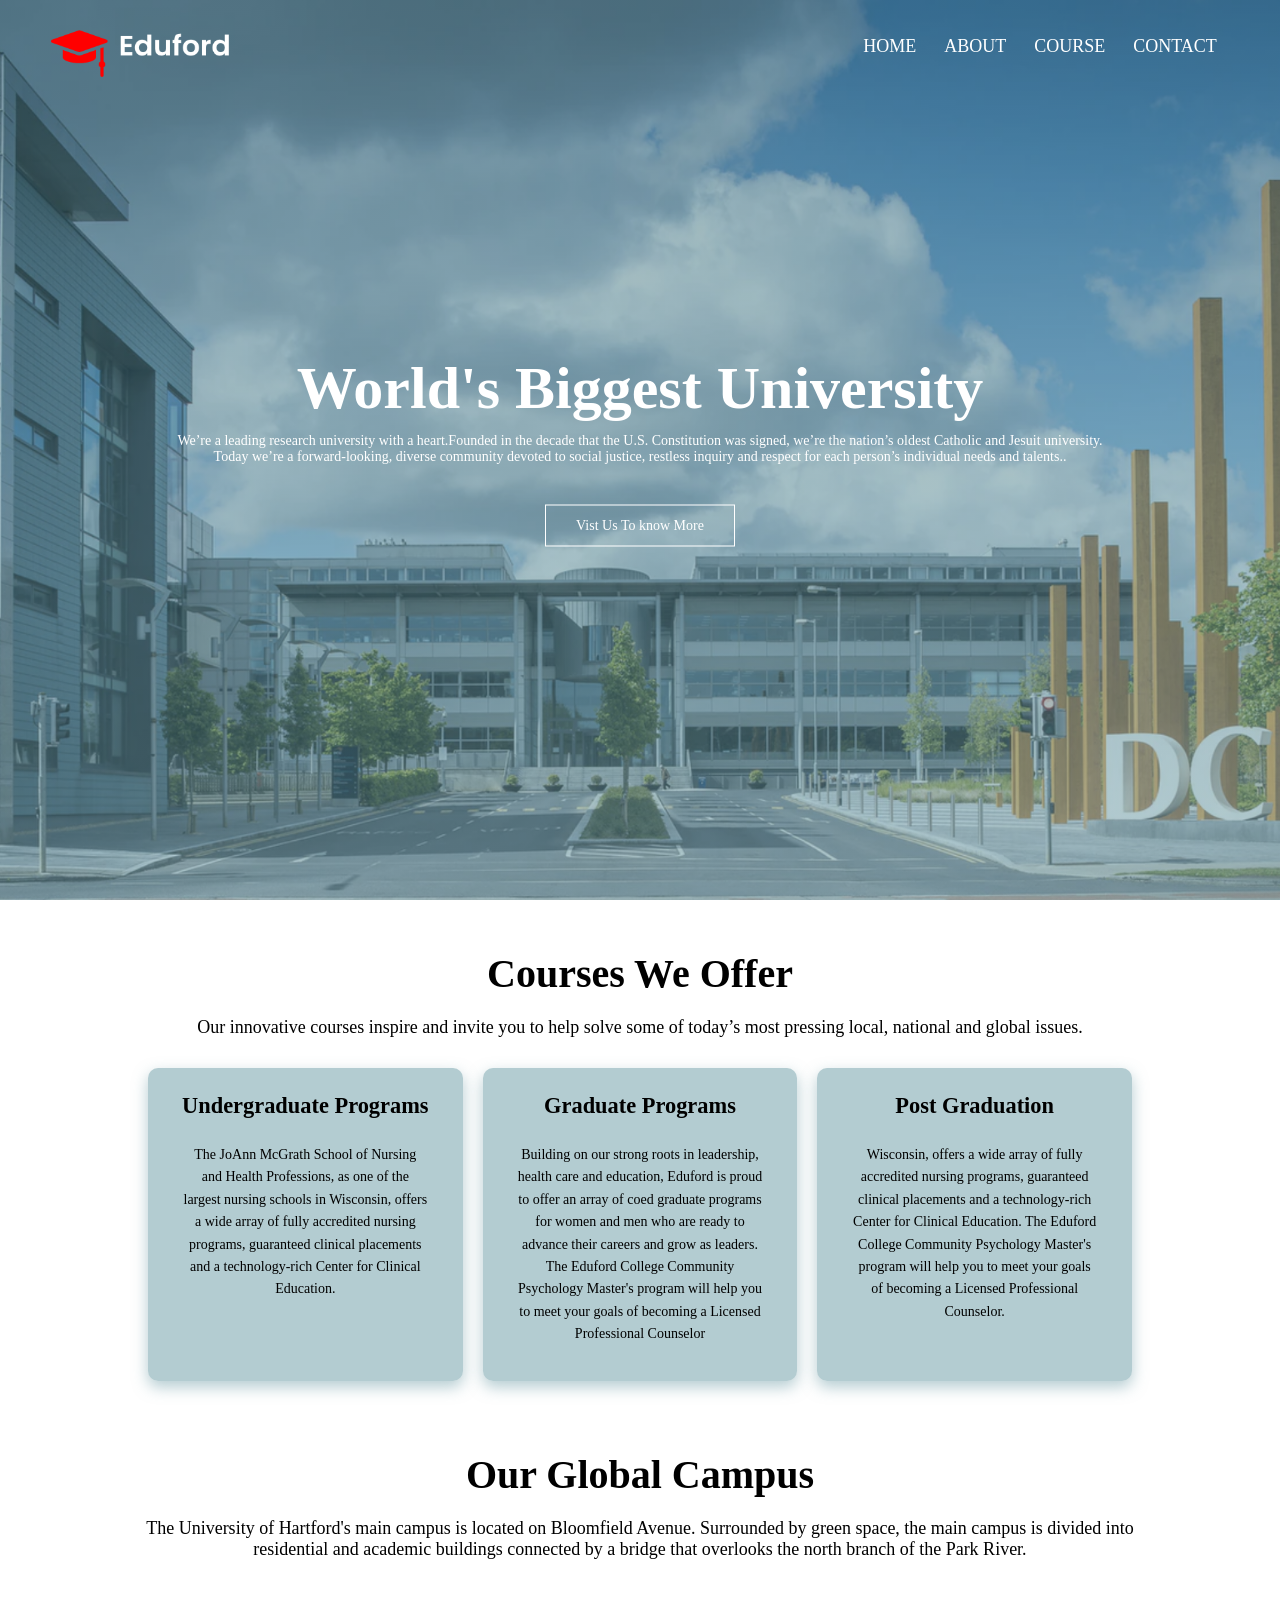
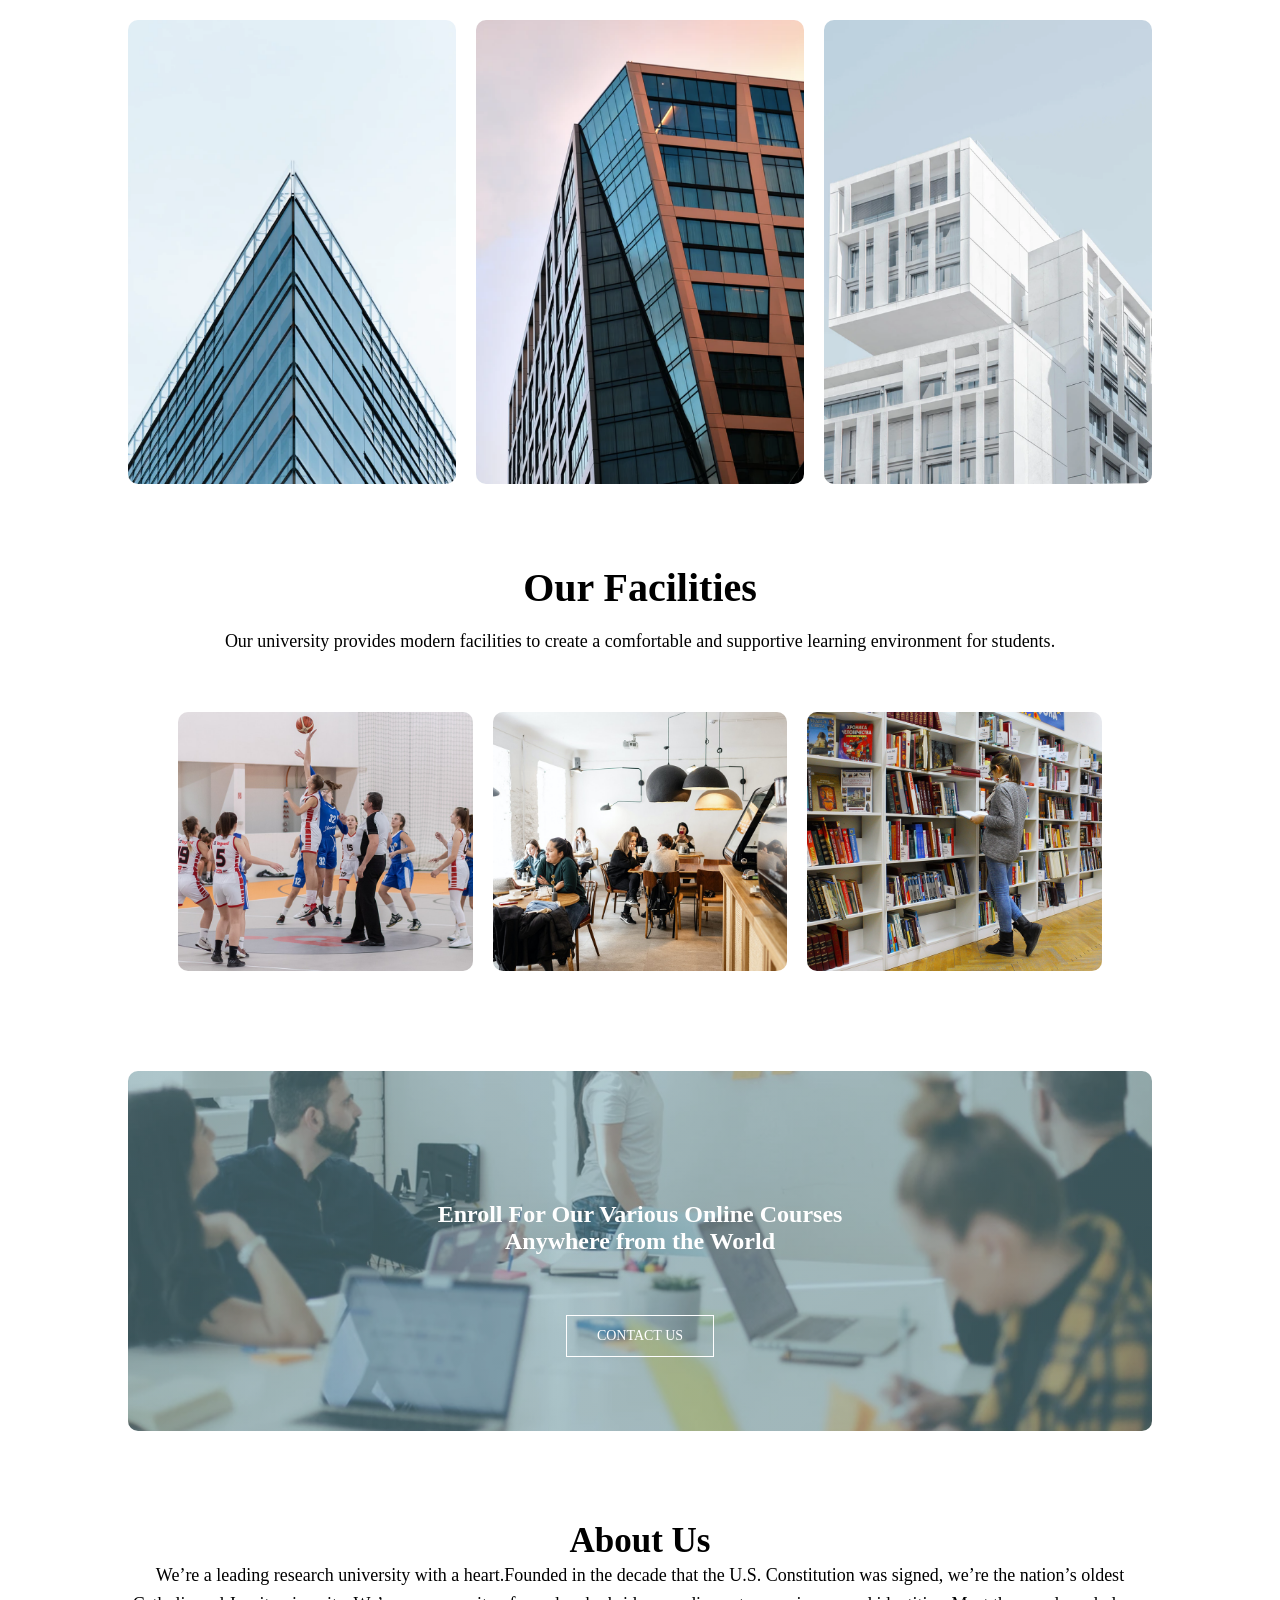
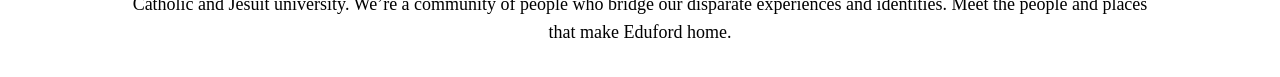
<file: index.html>
<!DOCTYPE html>
<html lang="en">
<head>
    <meta charset="UTF-8">
    <meta name="viewport" content="width=device-width, initial-scale=1.0">
    <title>Document</title>
    <link rel="stylesheet" href="style.css">
    
</head>
<body>

    <!-- header -->
    <section class="header" id="HOME">
        <nav>
            <a href="https://uniofeduford.netlify.app/">
                <img src="logo.png" alt="logo">
            </a>

            <div class="nav-links">
            <ul>
                <li> <a href="#HOME">HOME</a></li>
                <li> <a href="about.html">ABOUT</a></li>
                <li> <a href="course.html">COURSE</a></li>
                <li> <a href="contact.html">CONTACT</a></li>
            </ul>
</div>
 </nav>
 <div class="text-box">
    <h1> World's Biggest University</h1>
    <p> We’re a leading research university with a heart.Founded in the decade that the U.S. Constitution was signed, we’re the nation’s oldest Catholic and Jesuit university.<br> Today we’re a forward-looking, diverse community devoted to social justice, restless inquiry and respect for each person’s individual needs and talents..
</p>

<!-- button -->
<a href="about.html" class="text-button">Vist Us To know More</a>
 </div>
</section>

<!-- COURSE -->
<section class="COURSE" id="COURSE">
<h1> Courses We Offer</h1>
<p>Our innovative courses inspire and invite you to help solve some of today’s most pressing local, national and global issues.</p>
<div class="container">
    <div class="box1">
        <h2> Undergraduate Programs</h2>
        <p>The JoAnn McGrath School of Nursing and Health Professions, as one of the largest nursing schools in Wisconsin, offers a wide array of fully accredited nursing programs, guaranteed clinical placements and a technology-rich Center for Clinical Education.</p>
    </div>
    <div class="box2">
    <h2>Graduate Programs</h2>
<p>Building on our strong roots in leadership, health care and education, Eduford is proud to offer an array of coed graduate programs for women and men who are ready to advance their careers and grow as leaders. The Eduford College Community Psychology Master's program will help you to meet your goals of becoming a Licensed Professional Counselor</p></div>
    <div class="box3">
        <h2>Post Graduation</h2>
        <p>Wisconsin, offers a wide array of fully accredited nursing programs, guaranteed clinical placements and a technology-rich Center for Clinical Education. The Eduford College Community Psychology Master's program will help you to meet your goals of becoming a Licensed Professional Counselor.</p>
    </div>
</div>
</section>

 <!-- campus -->
<section class="campus" id="Campus">
    <h1>Our Global Campus </h1>
    <p>The University of Hartford's main campus is located on Bloomfield Avenue. Surrounded by green space, the main campus is divided into residential and academic buildings connected by a bridge that overlooks the north branch of the Park River.</p>

    <div class="campuses">

    <div class="box">
        <img src="london.png" alt="">  
        <div class="layers">
            <h3> London</h3>
        </div>
    </div>

<div class="box">
    <img src="newyork.png" alt="">
    <div class="layers">
            <h3>New york</h3>
        </div>
     </div> 

<div class="box">
    <img src="washington.png" alt="">
    <div class="layers">
            <h3>Washington</h3>
        </div>
     </div>
</div>
</section>

<!-- facilities -->
 <section class="facilities">
     <h2> Our Facilities</h2>
     <p>Our university provides modern facilities to create a comfortable and supportive learning environment for students.</p>
<div class="boxes">
    <div class="box4"> <img src="basketball.png" alt=""></div>
    <div class="box5"> <img src="cafeteria.png" alt=""></div>
    <div class="box6"> <img src="library.png" alt=""></div>

</div>
 </section>

 <!-- enroll -->
  <section class="enroll" id="CONTACT">
    <h1>Enroll For Our Various Online Courses<br>
Anywhere from the World</h1>
 <a href="contact.html" class="hero-btn">CONTACT US</a>
  </section>

<!-- footer -->
 <section class="footer" >
    <h4>About Us</h4>
    <p>We’re a leading research university with a heart.Founded in the decade that the U.S. Constitution was signed, we’re the nation’s oldest Catholic and Jesuit university. We’re a community of people who bridge our disparate experiences and identities. Meet the people and places that make Eduford home.</p>
</section>
</body>
</html>
</file>
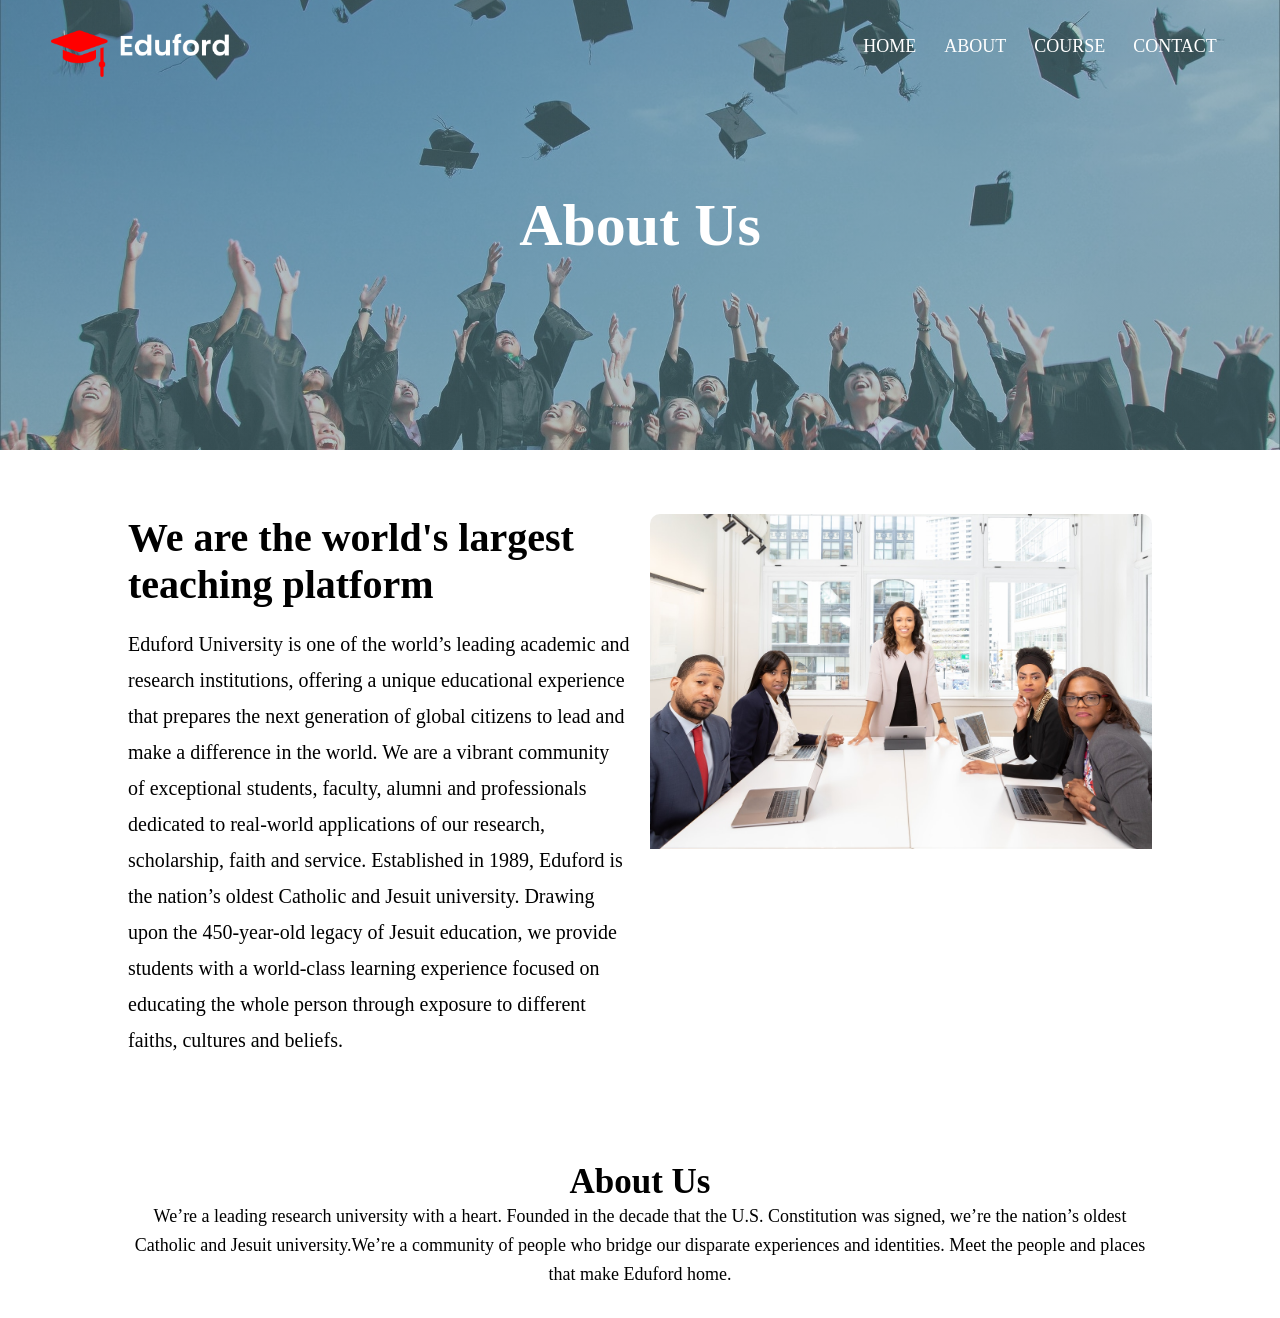
<file: about.html>
<!DOCTYPE html>
<html lang="en">
<head>
    <meta charset="UTF-8">
    <meta name="viewport" content="width=device-width, initial-scale=1.0">
    <title>Document</title>
    <link rel="stylesheet" href="style.css">
</head>
<body>
    <!-- header -->
    <section class="about-header">
        <nav>
            <a href="index.html">
                <img src="logo.png" alt="logo">
            </a>

            <div class="nav-links">
            <ul>
                <li> <a href="index.html">HOME</a></li>
                <li> <a href="about.html">ABOUT</a></li>
                <li> <a href="course.html">COURSE</a></li>
                <li> <a href="contact.html">CONTACT</a></li>
            </ul>
</div>
 </nav>
 <div class="abouttext-box">
    <h1>About Us</h1>
 </div>
 
    </section>

    <section>
        <div class="about">
           <div class="b1" ><h2>We are the world's largest<br>
teaching platform</h2><br>
        <p>Eduford University is one of the world’s leading academic and research institutions, offering a unique educational experience that prepares the next generation of global citizens to lead and make a difference in the world. We are a vibrant community of exceptional students, faculty, alumni and professionals dedicated to real-world applications of our research, scholarship, faith and service. Established in 1989, Eduford is the nation’s oldest Catholic and Jesuit university. Drawing upon the 450-year-old legacy of Jesuit education, we provide students with a world-class learning experience focused on educating the whole person through exposure to different faiths, cultures and beliefs.</p>
        </div>
        <div class="b2">
            <img src="about.jpeg" alt="" class="img">
        </div>
    </section>

        <section class="footer" >
    <h4>About Us</h4>
    <p>We’re a leading research university with a heart. Founded in the decade that the U.S. Constitution was signed, we’re the nation’s oldest Catholic and Jesuit university.We’re a community of people who bridge our disparate experiences and identities. Meet the people and places that make Eduford home.</p>
</section>
</file>
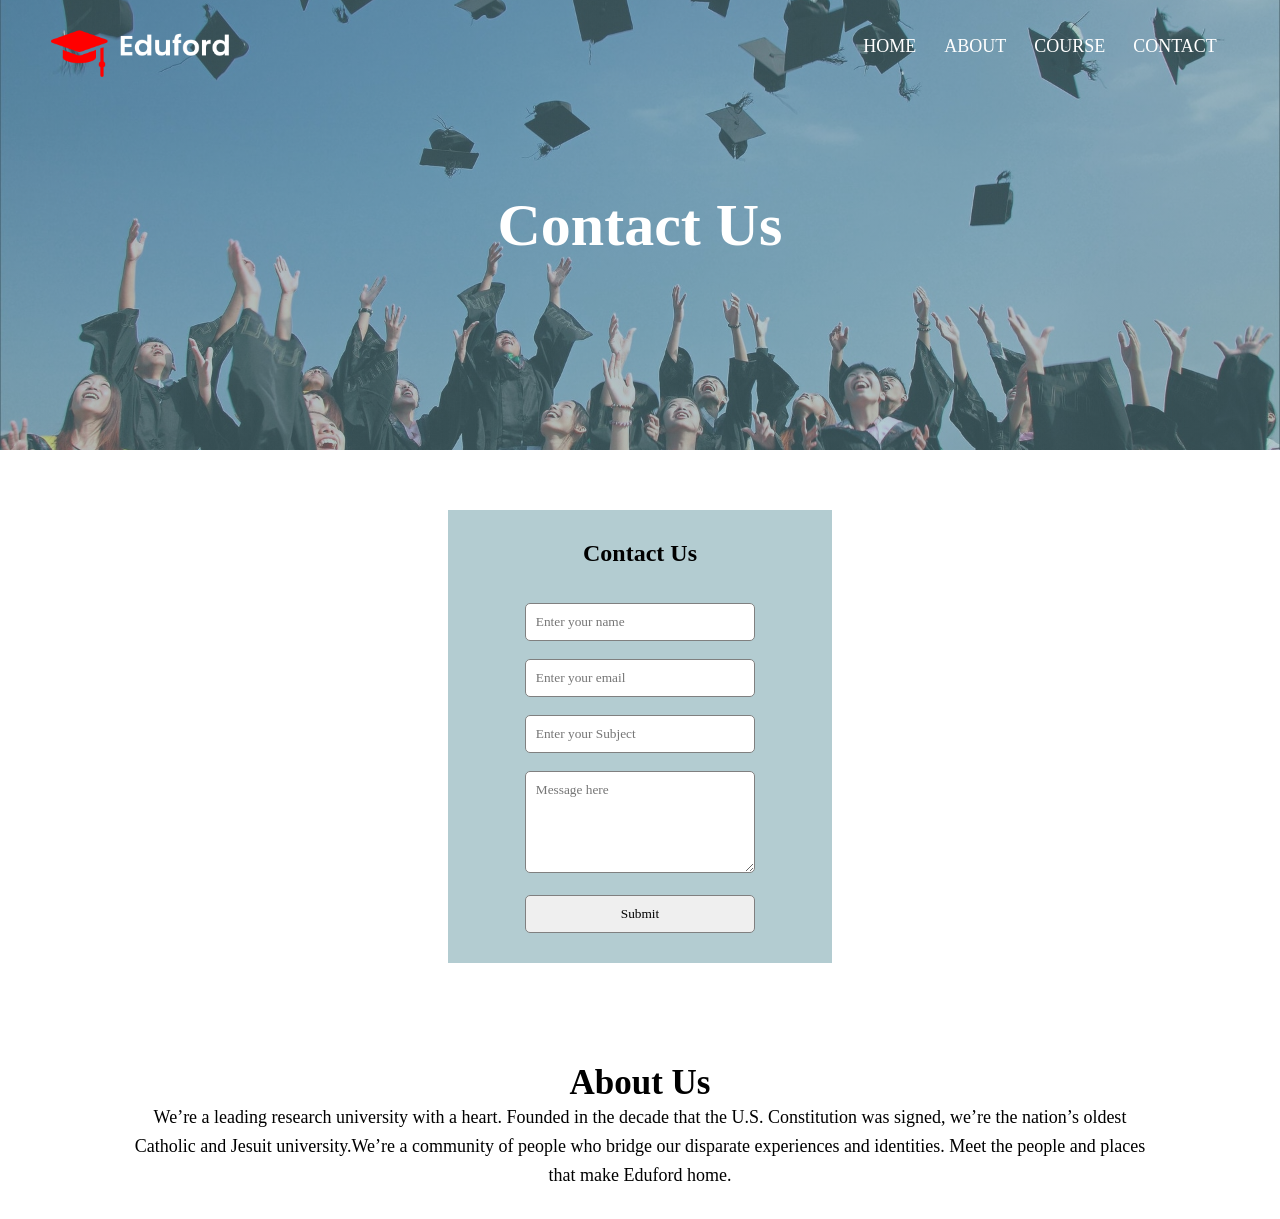
<file: contact.html>
<!DOCTYPE html>
<html lang="en">
<head>
    <meta charset="UTF-8">
    <meta name="viewport" content="width=device-width, initial-scale=1.0">
    <title>Document</title>
    <link rel="stylesheet" href="style.css">
</head>
<body>
    <!-- header -->
    <section class="contact-header">
        <nav>
            <a href="index.html">
                <img src="logo.png" alt="logo">
            </a>

            <div class="nav-links">
            <ul>
                <li> <a href="index.html">HOME</a></li>
                <li> <a href="about.html">ABOUT</a></li>
                <li> <a href="course.html">COURSE</a></li>
                <li> <a href="contact.html">CONTACT</a></li>
            </ul>
        </div>
    </nav>

 <div class="contacttext-box">
    <h1> Contact Us</h1>
 </div>
    </section>

    
    <section class="contact-form">
        <form>
        <h2>Contact Us</h2>
        <br><br>
        
        <input type="text"  placeholder="Enter your name" required>
        <br><br>
        
        <input type="email" placeholder="Enter your email" required>
        <br><br>
       
        <input type="subject" placeholder="Enter your Subject" required>
        <br>
        <br>
        
    <textarea rows="5" placeholder="Message here"></textarea>
    <br><br>
         <input type="submit" value="Submit">
    </form>
      </section>

    <!-- footer -->
 <section class="footer" >
    <h4>About Us</h4>
    <p>We’re a leading research university with a heart. Founded in the decade that the U.S. Constitution was signed, we’re the nation’s oldest Catholic and Jesuit university.We’re a community of people who bridge our disparate experiences and identities. Meet the people and places that make Eduford home.</p>
</section>
</file>
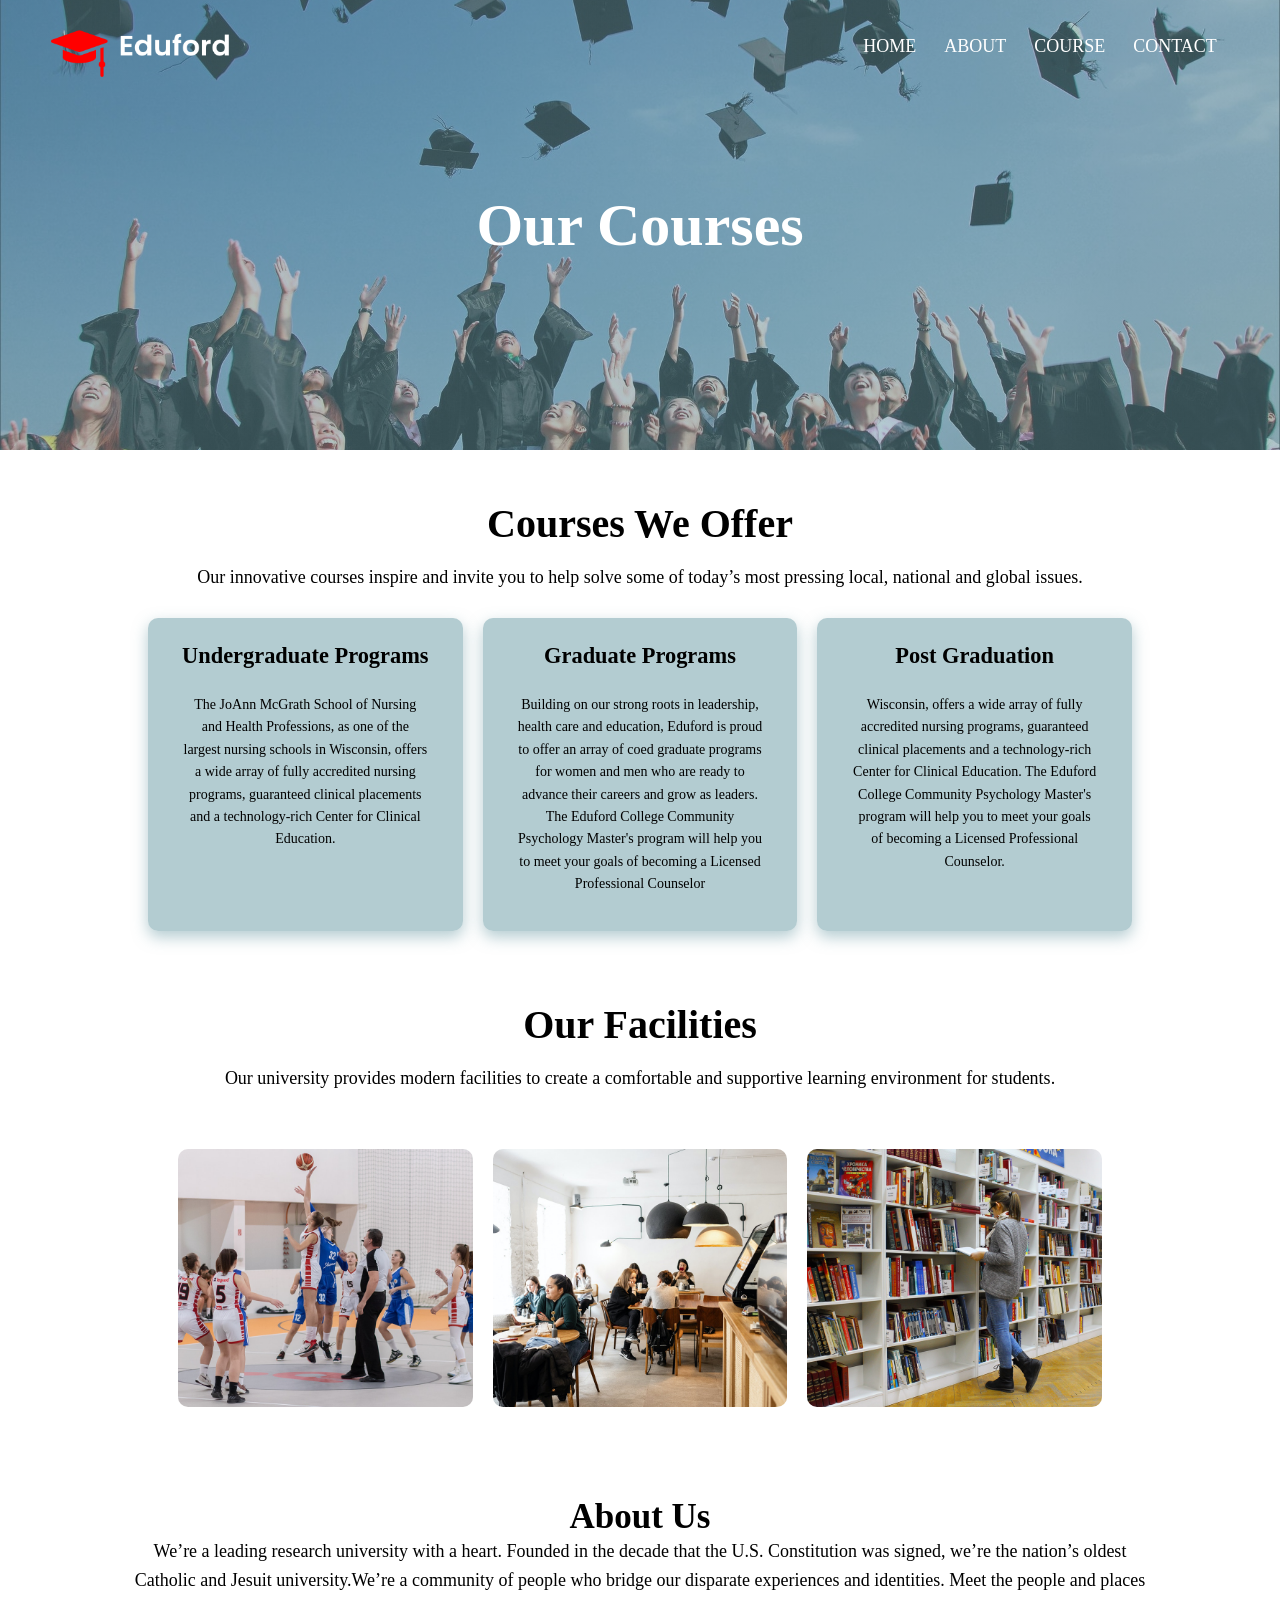
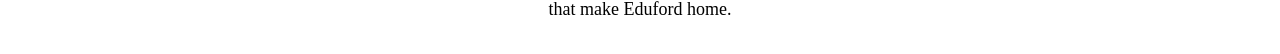
<file: course.html>
<!DOCTYPE html>
<html lang="en">
<head>
    <meta charset="UTF-8">
    <meta name="viewport" content="width=device-width, initial-scale=1.0">
    <title>Document</title>
    <link rel="stylesheet" href="style.css">
</head>
<body>
    <!-- header -->
    <section class="course-header">
        <nav>
            <a href="index.html">
                <img src="logo.png" alt="logo">
            </a>

            <div class="nav-links">
            <ul>
                <li> <a href="index.html">HOME</a></li>
                <li> <a href="about.html">ABOUT</a></li>
                <li> <a href="course.html">COURSE</a></li>
                <li> <a href="contact.html">CONTACT</a></li>
            </ul>
</div>
 </nav>
 <div class="coursetext-box">
    <h1> Our Courses</h1>
 </div>
   
    </section>
    <!-- COURSE -->
<section class="COURSE" id="COURSE">
<h1> Courses We Offer</h1>
<p>Our innovative courses inspire and invite you to help solve some of today’s most pressing local, national and global issues.</p>
<div class="container">
    <div class="box1">
        <h2> Undergraduate Programs</h2>
        <p>The JoAnn McGrath School of Nursing and Health Professions, as one of the largest nursing schools in Wisconsin, offers a wide array of fully accredited nursing programs, guaranteed clinical placements and a technology-rich Center for Clinical Education.</p>
    </div>
    <div class="box2">
    <h2>Graduate Programs</h2>
<p>Building on our strong roots in leadership, health care and education, Eduford is proud to offer an array of coed graduate programs for women and men who are ready to advance their careers and grow as leaders. The Eduford College Community Psychology Master's program will help you to meet your goals of becoming a Licensed Professional Counselor</p></div>
    <div class="box3">
        <h2>Post Graduation</h2>
        <p>Wisconsin, offers a wide array of fully accredited nursing programs, guaranteed clinical placements and a technology-rich Center for Clinical Education. The Eduford College Community Psychology Master's program will help you to meet your goals of becoming a Licensed Professional Counselor.</p>
    </div>

</div>
</section>
<!-- facilities -->
 <section class="facilities">
     <h2> Our Facilities</h2>
     <p>Our university provides modern facilities to create a comfortable and supportive learning environment for students.</p>
<div class="boxes">
    <div class="box4"> <img src="basketball.png" alt=""></div>
    <div class="box5"> <img src="cafeteria.png" alt=""></div>
    <div class="box6"> <img src="library.png" alt=""></div>

</div>
 </section>
<!-- footer -->
 <section class="footer" >
    <h4>About Us</h4>
    <p>We’re a leading research university with a heart. Founded in the decade that the U.S. Constitution was signed, we’re the nation’s oldest Catholic and Jesuit university.We’re a community of people who bridge our disparate experiences and identities. Meet the people and places that make Eduford home.</p>
</section>
</file>
<file: style.css>
*{
    margin: 0; padding: 0; font-family:'Times New Roman', Times, serif;
    box-sizing: border-box ;
}

.header{
    background-position:center ; width:100% ; min-height:100vh;
    background-image:linear-gradient(rgba(58, 105, 114, 0.5),rgba(105, 153, 163, 0.5)),url(bannar.png);
    background-size: cover;
    position: relative;
}
nav{
    display:flex ;
   justify-content: space-between;
    text-align: center;
    padding:2% 4%;
}
nav img{
    width: 180px;
}
.nav-links{
    flex: 1; text-align: right;
}
.nav-links ul li  {
     display: inline-block;
     padding:10px 12px ;
     list-style:none; 
}
.nav-links ul li a{ 
    text-decoration: none;
    color: white;
    font-size: 18px;
    
}
.text-box{
    top: 50%;left: 50%; width: 90%;
    transform: translate(-50% ,-50%);
    text-align: center; color: white;
    position: absolute;
}
.text-box h1{
    font-size: 60px;
}

.text-box p{
    font-size: 14px; margin:10px 0 40px;
    
}
.text-button{
    display: inline-block;
    text-decoration: none;
    color: white;font-size: 14px; border: 1px solid white;
    padding: 12px 30px;background: transparent;
    position: relative;
    cursor:pointer;
}
    
@media (max-width: 786px){ 

.header nav img{
     width: 130px; height: auto;
     } 
.nav-links ul li{ padding: 5px 3px; } 
.nav-links ul li a{ font-size: 11px; } 

.text-box h1{
    font-size: 25px;
}
}

/* section COURSE */
 .COURSE{
    text-align:center; margin:auto; padding-top: 50px;
    width:80%;
    
 }
 .COURSE h1{
    padding-bottom: 10px; font-size: 40px;
 }
 .COURSE p{ 
    font-size: 18px; 
    padding: 10px;
 }

 .container{
    grid-template-columns:repeat(3, 1fr);
    display: grid;
    gap: 20px;
    justify-content: space-between;
    margin: 20px;
 }
 .box1,.box2,.box3{
    padding: 25px; ; background-color:rgba(105, 153, 163, 0.5) ;
    box-sizing: border-box; border-radius: 10px;
    box-shadow: 0 6px 15px rgba(105, 153, 163, 0.5);margin: 0;
 }
 .box1 h2,
 .box2 h2,
 .box3 h2{
    margin-bottom: 15px;
    font-size: 1.4rem;
 }
 .box1 p,
 .box2 p,
 .box3 p{
    font-size: 14px;
    line-height:1.6;
 }

 
.box1:hover,.box2:hover,.box3:hover{
transform: translateY(-10px) ;
}

@media (max-width: 786px){
.container{
    grid-template-columns: 1fr;
}

    
}
/* section campus */
.campus{
    text-align: center; margin: auto; padding-top: 50px;
    width: 80%;
 }
 .campus h1{
    padding-bottom: 10px; font-size: 40px; 
 }
 .campus p{ 
    font-size: 18px; 
    padding: 10px;
 }

.campuses{
    grid-template-columns: repeat(3, 1fr);
    display: grid; background-color: transparent;
    gap: 20px;
     padding-top: 50px;
}
.box
{ position: relative; overflow: hidden; border-radius: 10px;
     margin-bottom: 30px;

}
.box img{
    object-fit: cover; 
    width: 100%; display: block;
}
@media (max-width: 786px){
.campuses{
    grid-template-columns: 1fr;
}
    
}
 /* Grid k upper color layer k liye */
.layers{
    width: 100%; height: 100%;
    position: absolute;
    top: 0; left: 0;
     display: flex;
     justify-content: center;
     align-items: center;
     background-color: transparent;
     transition: 0.5s;
}
.box:hover .layers{
    background-color: rgba(105,153, 163, 0.5);
    
}
.layers h3{
  font-size: 26px;
  transform: translate(20px);
  color: white;
  transition: 0.5s;
  opacity: 0;
}
.layers:hover h3{
    transform: translateY(0);
    opacity: 1; 
}    

/* facilities */
.facilities{
    text-align: center; margin: auto; padding-top:50px;
    width: 80%;
}
.facilities h2{
    padding-bottom: 10px; font-size:40px;
}
.facilities p{
    font-size: 18px; 
    padding: 10px;
}
.boxes{
    grid-template-columns:repeat(3, 1fr);
    display: grid;
    gap: 20px; padding: 50px;
}
.box4 img,
.box5 img,
.box6 img{
    object-fit: cover; 
    width: 100%; display: block; border-radius: 10px;
    animation: zoom 1s infinite alternate;
}
@keyframes zoom{
    from{
        transform: scale(0.8);
    }
    to{
        transform: scale(1.1);
    }
}

 @media (max-width: 768px) {

    .boxes {
        grid-template-columns: 1fr;
        padding: 20px;
    }

    .facilities {
        width: 80%; margin: 0 auto; 
    }

    .facilities h2 {
        font-size: 40px;
    }

    .facilities p {
        font-size: 18px;
    }
}

 /* enroll */
 .enroll{
    margin:50px auto; width:80%; height: 40vh;
    background-image: linear-gradient(rgba(105,153, 163, 0.5)
    ,rgba(105, 153, 163, 0.5)),url(banner2.jpeg);
    background-position: center;
    background-size: cover;
    text-align: center;
    border-radius: 10px;
    padding: 70px 20px;
    
 }
 .enroll h1{
     color: white; margin-bottom:60px;  margin-top: 60px;
     padding: 0;position: relative;

 }
 .hero-btn{
    display: inline-block;
    text-decoration: none;
    color: white;font-size: 14px; border: 1px solid white;
    padding: 12px 30px;background: transparent;
    position: relative;
    cursor:pointer;
 }
 .hero-btn:hover{
    background-color: rgba(105, 153, 163);
 }
 @media (max-width:786px){
    .enroll{
        height: auto; width:90%;
    }
    .enroll h1{
        font-size: 20px;
    }
    .hero-btn{
             font-size: 12px;
    }
}

 /* footer */
 .footer{
    width: 100%;
     padding: 30px 10%; text-align: center;
     

 }
 .footer h4{
    margin-top: 10px; font-size: 35px;
    
 }
 .footer p{
    font-size: 18px;line-height: 1.6;
 }

@media (max-width: 700px){
    .footer{
    
        padding: 20px 5%;
    }
    .footer h4{
        font-size: 25px;
    }
    .footer p{
        font-size:14px;
        line-height: 1.5;
    }
    }
/*-about.html header */
*{
    font-family: 'Times New Roman', Times, serif;
    margin: 0;padding: 0;
}
.about-header{background-position:center ; width:100% ; min-height:50vh;
    background-image:linear-gradient(rgba(105,153, 163, 0.5),rgba(105, 153, 163, 0.5)),url(background.jpeg);
    background-size: cover;
    position: relative;
}
.about{
    grid-template-columns:repeat(2, 1fr);
    display: grid;
    gap: 20px;
    justify-content: space-between;  
    margin: 5% auto; width: 80%;
}
.b1 h2{
    font-size:40px ;
}
.b1 p{
    font-size: 20px; line-height: 1.8;
}
.b2
{ position:relative; overflow:hidden; border-radius: 10px;
}

.b2 img{
    object-fit: cover; 
    width: 100%; display: block;
}
.abouttext-box{
    top: 50%;left: 50%; width: 90%;
    transform: translate(-50% ,-50%);
    text-align: center; color: white;
    position: absolute;
}
.abouttext-box h1{
    font-size: 60px;
}

 @media (max-width: 786px){ 

.about-header nav img{
     width: 130px; height: auto;
     } 
.nav-links ul li{ padding: 5px 3px; } 
.nav-links ul li a{ font-size: 11px; } 

.about{grid-template-columns: 1fr; width: 90%; }

.abouttext-box h1{
    font-size: 20px;
}
.b1 h2{
    font-size: 28px;
}
.b1 p{
    font-size: 18px;
}
.abouttext-box h1{
    font-size: 30px;
}
}

/* course.html  */
.course-header{
    background-position:center ; width:100% ; min-height:50vh;
    background-image:linear-gradient(rgba(105,153, 163, 0.5),rgba(105, 153, 163, 0.5)),url(background.jpeg);
    background-size: cover;
    position: relative;
}
.coursetext-box{
    top: 50%;left: 50%; width: 90%;
    transform: translate(-50% ,-50%);
    text-align: center; color: white;
    position: absolute;
}
.coursetext-box h1{
    font-size: 60px;
}
@media (max-width:786px){
    .coursetext-box h1{
    font-size:30px;
}
.course-header nav img{
     width: 130px; height: auto;
     } 
.nav-links ul li{ padding: 5px 3px; } 
.nav-links ul li a{ font-size: 11px; } 
} 


/* contact.html */
.contact-header{
    background-position:center ; width:100% ; min-height:50vh;
    background-image:linear-gradient(rgba(105,153, 163, 0.5),rgba(105, 153, 163, 0.5)),url(background.jpeg);
    background-size: cover; 
    position: relative;
}
.contacttext-box{
    top: 50%;left: 50%; width: 90%;
    transform: translate(-50% ,-50%);
    text-align: center; color: white;
    position: absolute;
}
.contacttext-box h1{
    font-size: 60px;
}

.contact-form { 
    width: 30%;
     height: 50%;
     height: auto;
     margin: 60px auto;padding-top: 30px;padding-bottom: 30px;
     text-align: center; background-color: rgba(105, 153, 163, 0.5);
     } 
        
.contact-form input,.contact-form textarea {
     width: 60%;
     padding: 10px;
     border: 1px solid gray;
     border-radius: 5px; } 
                
.contact-form input[type="submit"]:hover {
    background-color: rgba(105, 153, 163);
    cursor: pointer;
}
@media (max-width:786px){
    .contact-header nav img{
     width: 130px; height: auto;
     } 
.nav-links ul li{ padding: 5px 3px; } 
.nav-links ul li a{ font-size: 11px; } 
.contacttext-box h1{font-size: 30px;}
    .contact-form{
    width:90%}
    
}
</file>
